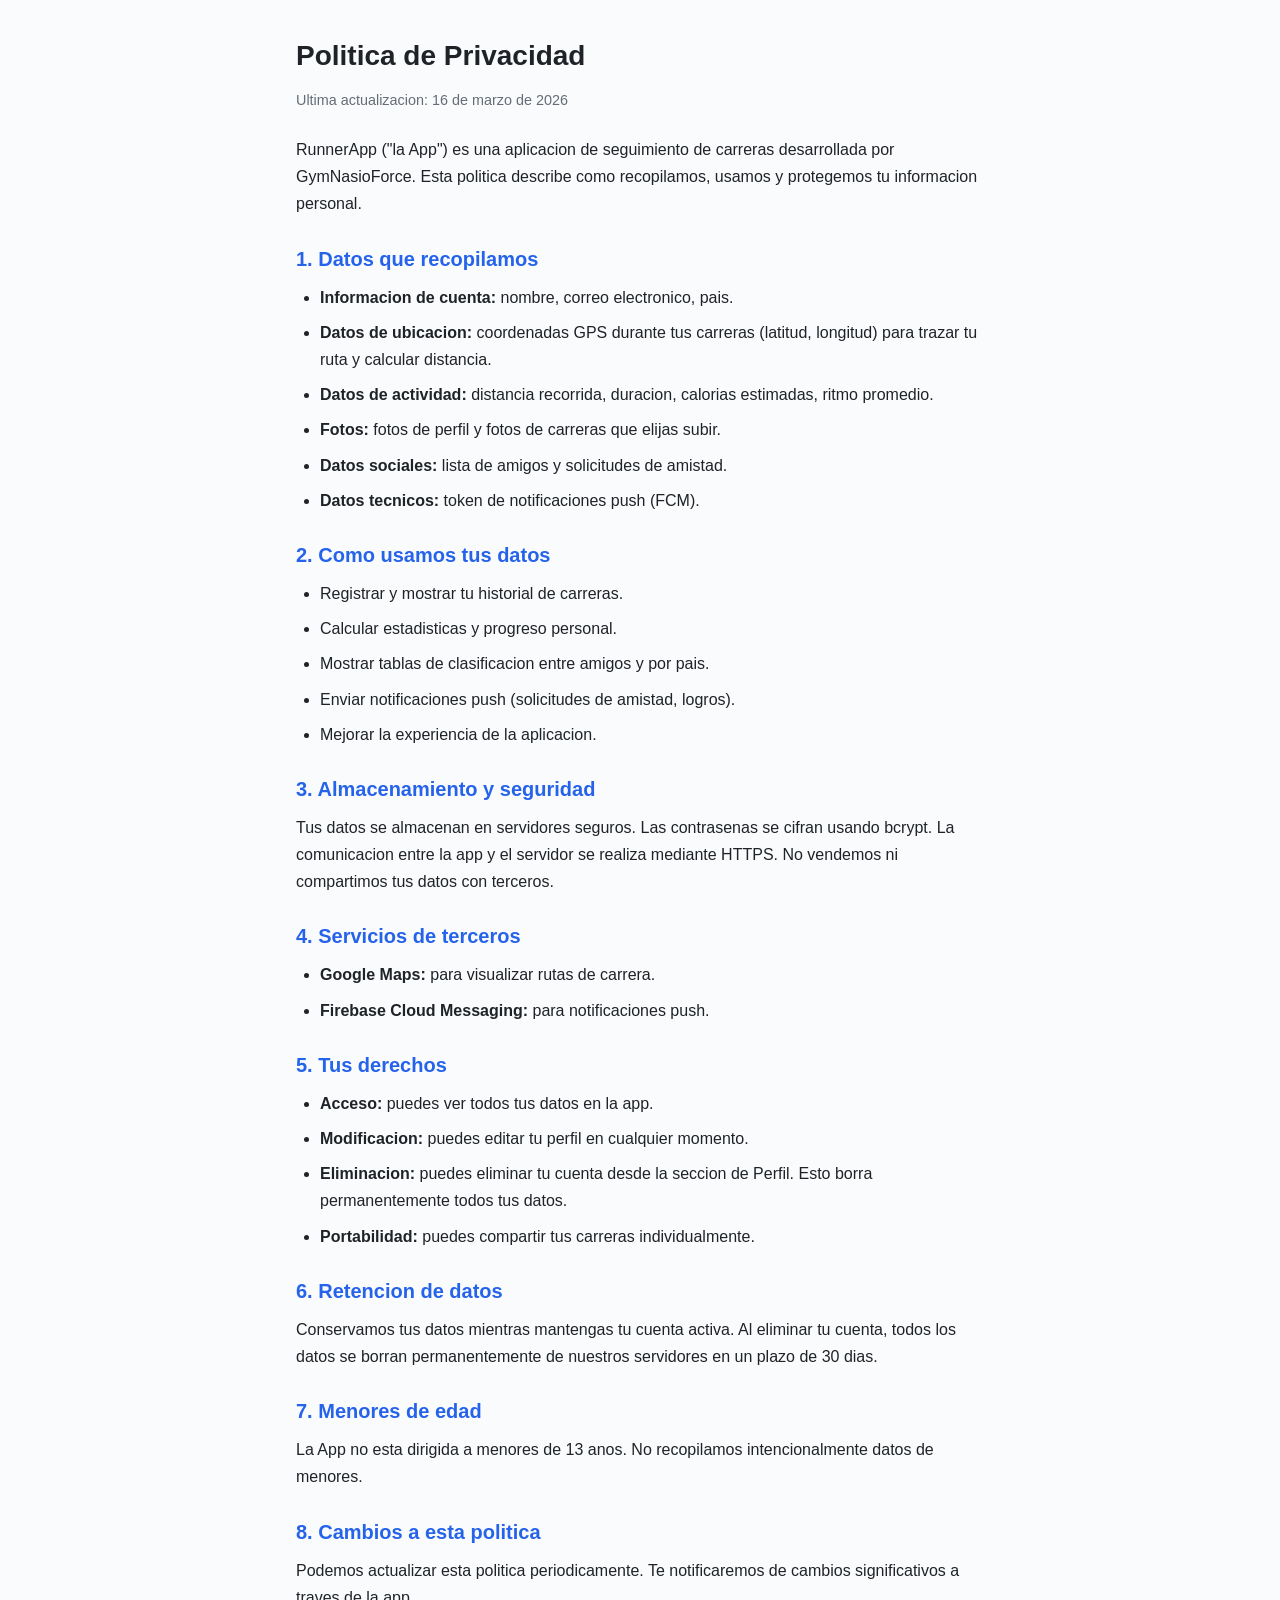
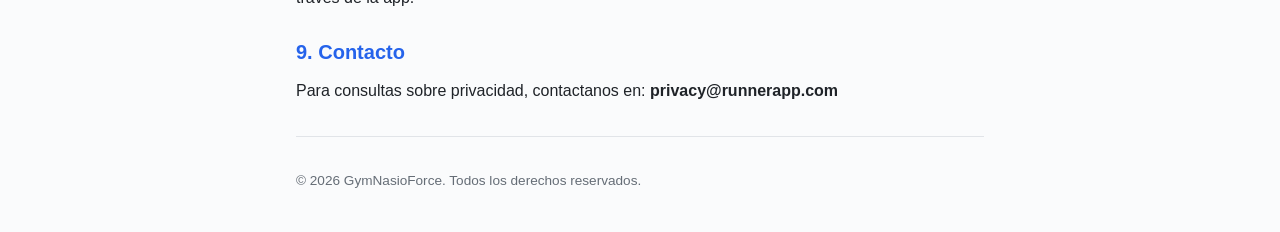
<file: docs/privacy-policy.html>
<!DOCTYPE html>
<html lang="es">
<head>
    <meta charset="UTF-8">
    <meta name="viewport" content="width=device-width, initial-scale=1.0">
    <title>Politica de Privacidad — RunnerApp</title>
    <style>
        * { margin: 0; padding: 0; box-sizing: border-box; }
        body { font-family: -apple-system, BlinkMacSystemFont, 'Segoe UI', Roboto, sans-serif; line-height: 1.7; color: #1F2328; background: #FAFBFC; padding: 2rem 1rem; max-width: 720px; margin: 0 auto; }
        h1 { font-size: 1.75rem; margin-bottom: 0.5rem; }
        h2 { font-size: 1.25rem; margin: 1.5rem 0 0.5rem; color: #2563EB; }
        p, li { margin-bottom: 0.5rem; }
        ul { padding-left: 1.5rem; }
        .date { color: #656D76; font-size: 0.9rem; margin-bottom: 1.5rem; }
        hr { border: none; border-top: 1px solid #E1E4E8; margin: 2rem 0; }
    </style>
</head>
<body>
    <h1>Politica de Privacidad</h1>
    <p class="date">Ultima actualizacion: 16 de marzo de 2026</p>

    <p>RunnerApp ("la App") es una aplicacion de seguimiento de carreras desarrollada por GymNasioForce. Esta politica describe como recopilamos, usamos y protegemos tu informacion personal.</p>

    <h2>1. Datos que recopilamos</h2>
    <ul>
        <li><strong>Informacion de cuenta:</strong> nombre, correo electronico, pais.</li>
        <li><strong>Datos de ubicacion:</strong> coordenadas GPS durante tus carreras (latitud, longitud) para trazar tu ruta y calcular distancia.</li>
        <li><strong>Datos de actividad:</strong> distancia recorrida, duracion, calorias estimadas, ritmo promedio.</li>
        <li><strong>Fotos:</strong> fotos de perfil y fotos de carreras que elijas subir.</li>
        <li><strong>Datos sociales:</strong> lista de amigos y solicitudes de amistad.</li>
        <li><strong>Datos tecnicos:</strong> token de notificaciones push (FCM).</li>
    </ul>

    <h2>2. Como usamos tus datos</h2>
    <ul>
        <li>Registrar y mostrar tu historial de carreras.</li>
        <li>Calcular estadisticas y progreso personal.</li>
        <li>Mostrar tablas de clasificacion entre amigos y por pais.</li>
        <li>Enviar notificaciones push (solicitudes de amistad, logros).</li>
        <li>Mejorar la experiencia de la aplicacion.</li>
    </ul>

    <h2>3. Almacenamiento y seguridad</h2>
    <p>Tus datos se almacenan en servidores seguros. Las contrasenas se cifran usando bcrypt. La comunicacion entre la app y el servidor se realiza mediante HTTPS. No vendemos ni compartimos tus datos con terceros.</p>

    <h2>4. Servicios de terceros</h2>
    <ul>
        <li><strong>Google Maps:</strong> para visualizar rutas de carrera.</li>
        <li><strong>Firebase Cloud Messaging:</strong> para notificaciones push.</li>
    </ul>

    <h2>5. Tus derechos</h2>
    <ul>
        <li><strong>Acceso:</strong> puedes ver todos tus datos en la app.</li>
        <li><strong>Modificacion:</strong> puedes editar tu perfil en cualquier momento.</li>
        <li><strong>Eliminacion:</strong> puedes eliminar tu cuenta desde la seccion de Perfil. Esto borra permanentemente todos tus datos.</li>
        <li><strong>Portabilidad:</strong> puedes compartir tus carreras individualmente.</li>
    </ul>

    <h2>6. Retencion de datos</h2>
    <p>Conservamos tus datos mientras mantengas tu cuenta activa. Al eliminar tu cuenta, todos los datos se borran permanentemente de nuestros servidores en un plazo de 30 dias.</p>

    <h2>7. Menores de edad</h2>
    <p>La App no esta dirigida a menores de 13 anos. No recopilamos intencionalmente datos de menores.</p>

    <h2>8. Cambios a esta politica</h2>
    <p>Podemos actualizar esta politica periodicamente. Te notificaremos de cambios significativos a traves de la app.</p>

    <h2>9. Contacto</h2>
    <p>Para consultas sobre privacidad, contactanos en: <strong>privacy@runnerapp.com</strong></p>

    <hr>
    <p style="color: #656D76; font-size: 0.85rem;">&copy; 2026 GymNasioForce. Todos los derechos reservados.</p>
</body>
</html>
</file>
